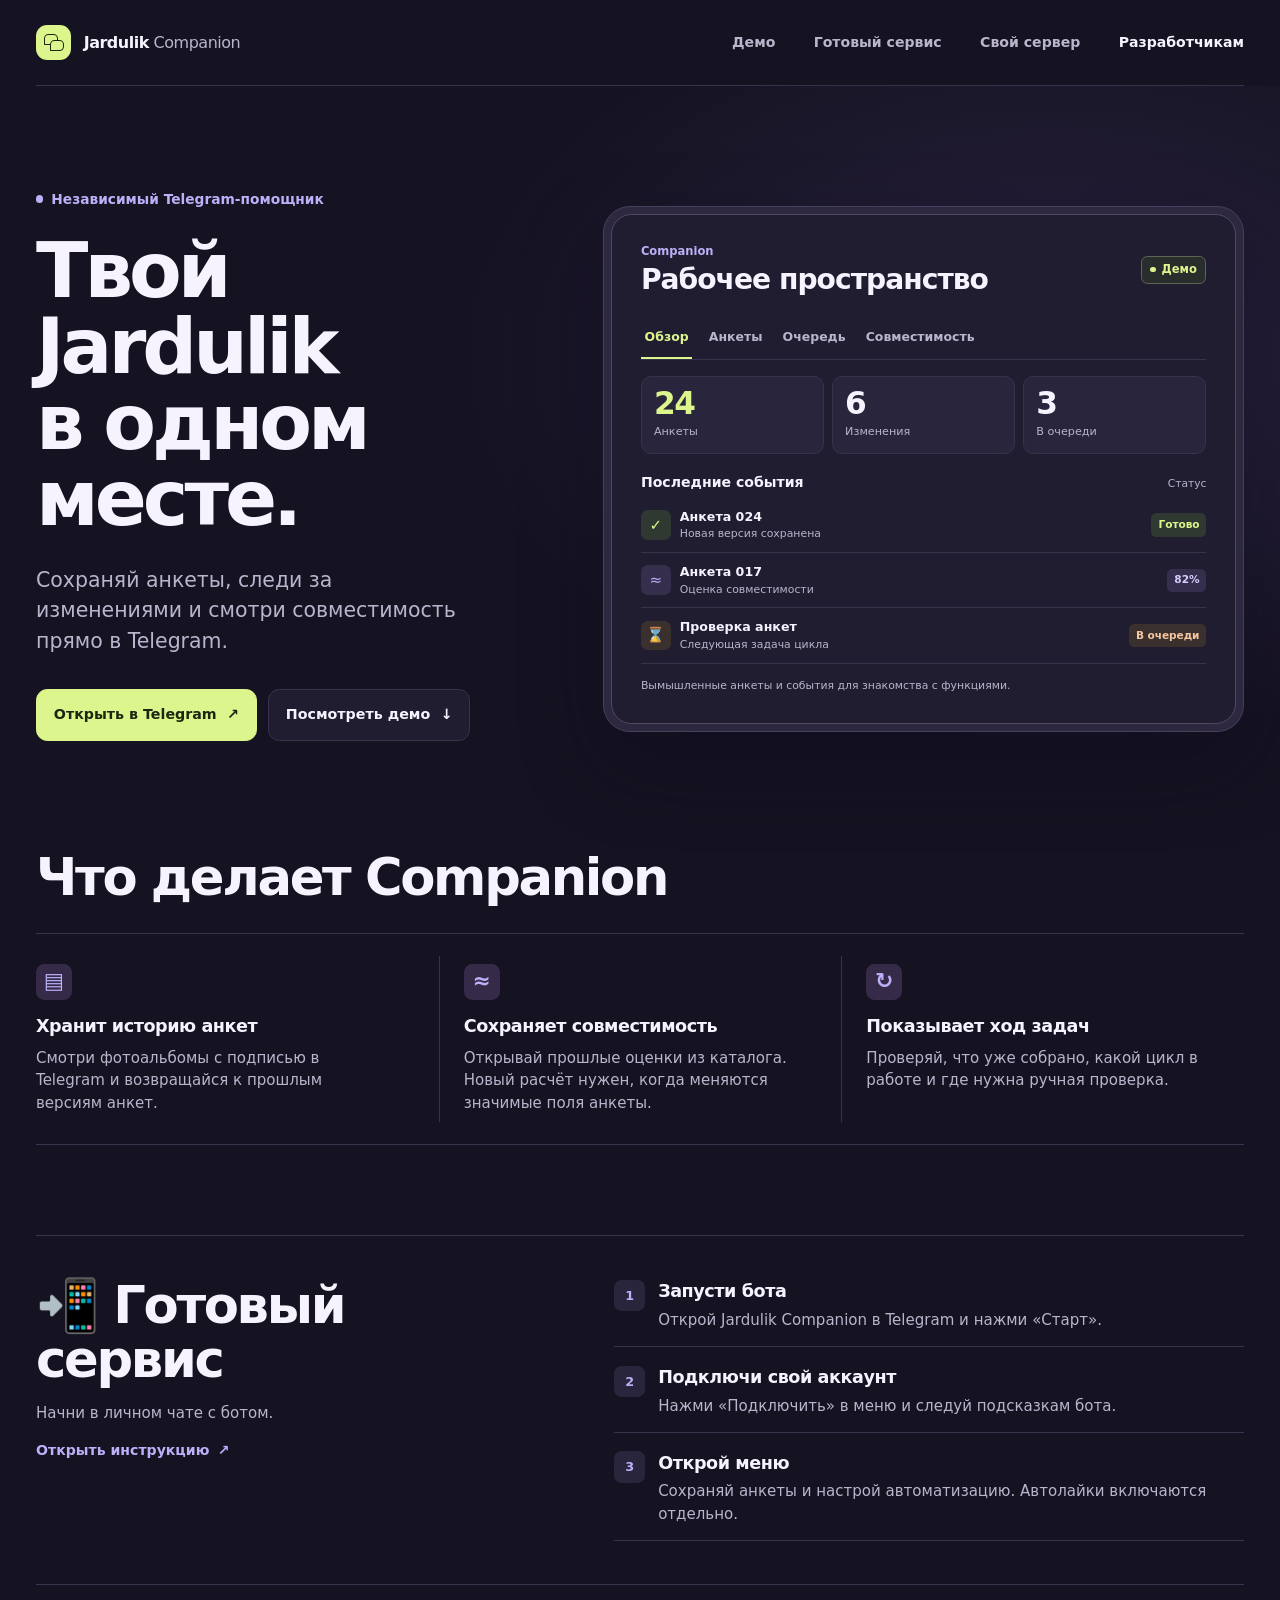
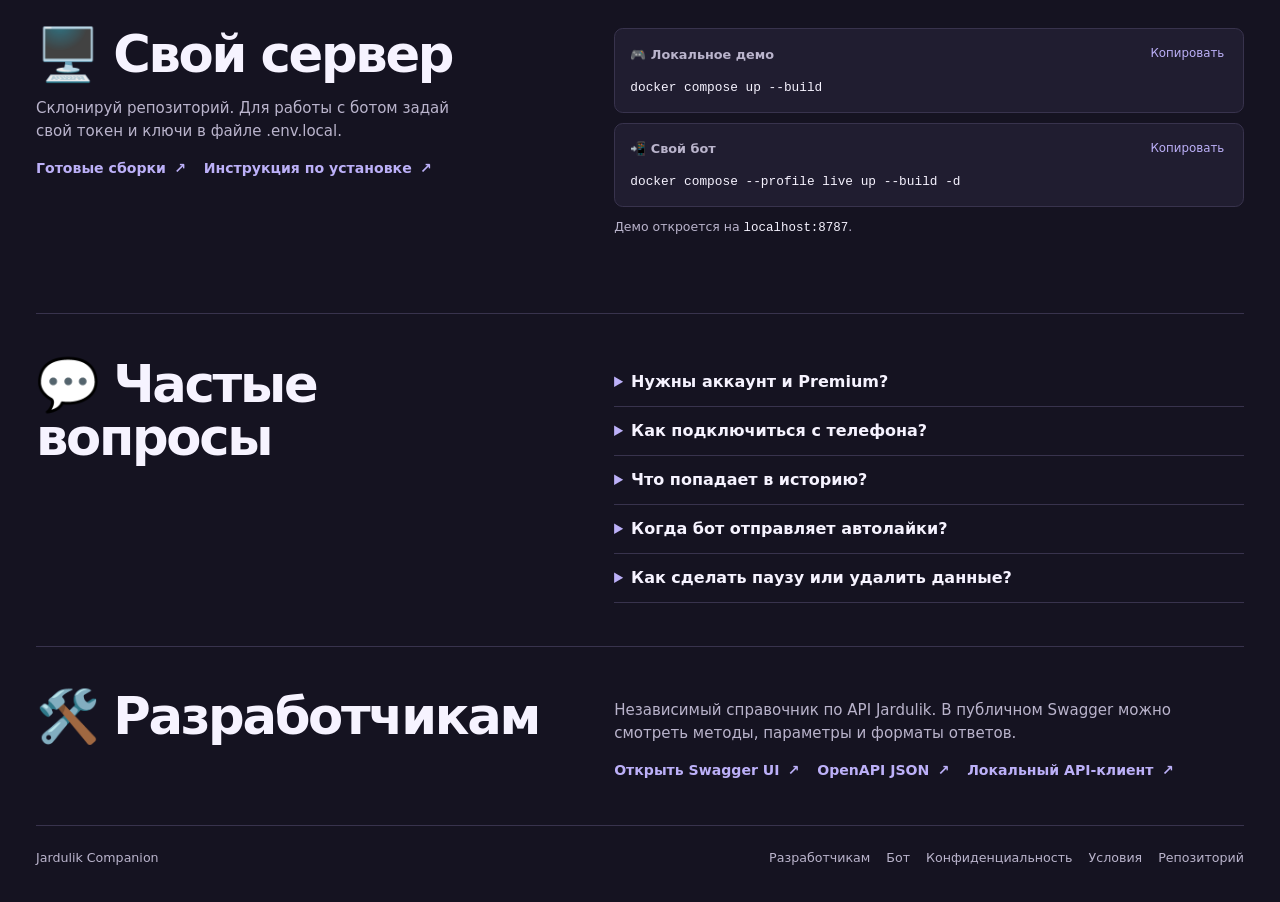
<file: internal/companion/web/index.html>
<!doctype html>
<html lang="ru">
<head>
  <meta charset="utf-8">
  <meta name="viewport" content="width=device-width, initial-scale=1">
  <meta name="description" content="Независимый Telegram-помощник для Жардулика. История анкет, совместимость и очередь задач в одном месте.">
  <meta name="theme-color" content="#151321">
  <title>Jardulik Companion для Жардулика</title>
  <link rel="canonical" href="https://kostia7alania.ru/jardulik-companion/">
  <link rel="icon" type="image/svg+xml" href="./icon.svg">
  <meta property="og:type" content="website">
  <meta property="og:locale" content="ru_RU">
  <meta property="og:title" content="Jardulik Companion для Жардулика">
  <meta property="og:description" content="Независимый Telegram-помощник для Жардулика. История анкет, совместимость и очередь задач в одном месте.">
  <meta property="og:url" content="https://kostia7alania.ru/jardulik-companion/">
  <meta property="og:image" content="https://kostia7alania.ru/jardulik-companion/social.png">
  <meta property="og:image:alt" content="Демонстрация интерфейса Jardulik Companion">
  <meta property="og:image:width" content="1440">
  <meta property="og:image:height" content="900">
  <meta name="twitter:card" content="summary_large_image">
  <script type="application/ld+json">{"@context":"https://schema.org","@type":"SoftwareApplication","name":"Jardulik Companion","alternateName":"Жардулик Companion","applicationCategory":"SocialNetworkingApplication","operatingSystem":"Telegram","inLanguage":"ru","url":"https://kostia7alania.ru/jardulik-companion/"}</script>
  <link rel="stylesheet" href="./styles.css">
  <script src="./app.js" defer></script>
</head>
<body>
  <a class="skip-link" href="#main">К содержанию</a>
  <header class="site-header shell">
    <a class="brand" href="./" aria-label="Jardulik Companion, главная">
      <span class="brand-mark" aria-hidden="true"><span></span><span></span></span>
      <span>Jardulik<span class="brand-secondary"> Companion</span></span>
    </a>
    <nav aria-label="Навигация">
      <a href="#demo">Демо</a>
      <a href="#start">Готовый сервис</a>
      <a href="#install">Свой сервер</a>
      <a class="source-link" href="#developers">Разработчикам</a>
    </nav>
  </header>
  <main id="main">
    <section class="hero shell" aria-labelledby="hero-title">
      <div class="hero-copy">
        <p class="product-kind"><span aria-hidden="true"></span> Независимый Telegram-помощник</p>
        <h1 id="hero-title">Твой Jardulik<br>в одном месте.</h1>
        <p class="lead">Сохраняй анкеты, следи за изменениями и смотри совместимость прямо в Telegram.</p>
        <div class="hero-actions">
          <a class="button button-primary" href="https://t.me/dvachers_jardulik_bot?start=landing">Открыть в Telegram <span aria-hidden="true">↗</span></a>
          <a class="button button-secondary" href="#demo">Посмотреть демо <span aria-hidden="true">↓</span></a>
        </div>
      </div>
      <div class="demo-wrap" id="demo">
        <section class="demo" aria-labelledby="demo-title">
          <div class="demo-top">
            <div>
              <p class="demo-product">Companion</p>
              <h2 id="demo-title">Рабочее пространство</h2>
            </div>
            <span class="demo-label"><span aria-hidden="true"></span> Демо</span>
          </div>
          <div class="demo-tabs" role="tablist" aria-label="Разделы рабочего пространства">
            <button class="demo-tab" type="button" role="tab" id="tab-overview" aria-controls="demo-panel" aria-selected="true" data-view="overview" tabindex="0">Обзор</button>
            <button class="demo-tab" type="button" role="tab" id="tab-archive" aria-controls="demo-panel" aria-selected="false" data-view="archive" tabindex="-1" disabled>Анкеты</button>
            <button class="demo-tab" type="button" role="tab" id="tab-queue" aria-controls="demo-panel" aria-selected="false" data-view="queue" tabindex="-1" disabled>Очередь</button>
            <button class="demo-tab" type="button" role="tab" id="tab-compatibility" aria-controls="demo-panel" aria-selected="false" data-view="compatibility" tabindex="-1" disabled>Совместимость</button>
          </div>
          <div id="demo-panel" role="tabpanel" aria-labelledby="tab-overview" tabindex="0">
            <dl class="demo-metrics" id="demo-metrics">
              <div class="metric"><dt>Анкеты</dt><dd>24</dd></div>
              <div class="metric"><dt>Изменения</dt><dd>6</dd></div>
              <div class="metric"><dt>В очереди</dt><dd>3</dd></div>
            </dl>
            <div class="demo-list-heading">
              <h3 id="demo-view-title">Последние события</h3>
              <span class="demo-column-label" aria-hidden="true">Статус</span>
            </div>
            <ul class="demo-list" id="demo-rows">
              <li><span class="row-icon row-icon-done" aria-hidden="true">✓</span><span class="row-copy"><strong>Анкета 024</strong><span>Новая версия сохранена</span></span><span class="row-status" data-tone="done">Готово</span></li>
              <li><span class="row-icon row-icon-score" aria-hidden="true">≈</span><span class="row-copy"><strong>Анкета 017</strong><span>Оценка совместимости</span></span><span class="row-status" data-tone="score">82%</span></li>
              <li><span class="row-icon row-icon-wait" aria-hidden="true">⌛</span><span class="row-copy"><strong>Проверка анкет</strong><span>Следующая задача цикла</span></span><span class="row-status" data-tone="wait">В очереди</span></li>
            </ul>
            <div class="demo-controls" id="demo-controls" hidden>
              <button class="button button-secondary" id="demo-next" type="button">Следующая анкета</button>
              <button class="button button-secondary" id="demo-favorite" type="button" aria-pressed="false">Избранное</button>
              <span class="visually-hidden" id="demo-selection" role="status"></span>
            </div>
          </div>
          <p class="demo-caption" id="demo-caption">Вымышленные анкеты и события для знакомства с функциями.</p>
          <p class="demo-fallback" id="demo-fallback" role="status" hidden>Сейчас доступен сохранённый обзор. Обнови страницу, чтобы открыть остальные разделы.</p>
        </section>
      </div>
    </section>

    <section class="features shell" id="possibilities" aria-labelledby="features-title">
      <h2 id="features-title" class="section-title">Что делает Companion</h2>
      <div class="feature-grid">
        <article class="feature">
          <span class="feature-icon" aria-hidden="true">▤</span>
          <h3>Хранит историю анкет</h3>
          <p>Смотри фотоальбомы с подписью в Telegram и возвращайся к прошлым версиям анкет.</p>
        </article>
        <article class="feature">
          <span class="feature-icon" aria-hidden="true">≈</span>
          <h3>Сохраняет совместимость</h3>
          <p>Открывай прошлые оценки из каталога. Новый расчёт нужен, когда меняются значимые поля анкеты.</p>
        </article>
        <article class="feature">
          <span class="feature-icon" aria-hidden="true">↻</span>
          <h3>Показывает ход задач</h3>
          <p>Проверяй, что уже собрано, какой цикл в работе и где нужна ручная проверка.</p>
        </article>
      </div>
    </section>

    <section class="onboard shell" id="start" aria-labelledby="onboard-title">
      <div class="onboard-heading" id="connection">
        <h2 id="onboard-title" class="section-title">📲 Готовый сервис</h2>
        <p>Начни в личном чате с ботом.</p>
        <a class="text-link" href="./guide.html">Открыть инструкцию <span aria-hidden="true">↗</span></a>
      </div>
      <ol class="onboard-steps">
        <li><h3>Запусти бота</h3><p>Открой Jardulik Companion в Telegram и нажми «Старт».</p></li>
        <li><h3>Подключи свой аккаунт</h3><p>Нажми «Подключить» в меню и следуй подсказкам бота.</p></li>
        <li><h3>Открой меню</h3><p>Сохраняй анкеты и настрой автоматизацию. Автолайки включаются отдельно.</p></li>
      </ol>
    </section>

    <section class="installation shell" id="install" aria-labelledby="install-title">
      <div class="install-copy">
        <h2 id="install-title" class="section-title">🖥️ Свой сервер</h2>
        <p>Склонируй репозиторий. Для работы с ботом задай свой токен и ключи в файле .env.local.</p>
        <div class="install-links">
          <a class="text-link" href="https://github.com/kostia7alania/jardulik-companion/releases/latest">Готовые сборки <span aria-hidden="true">↗</span></a>
          <a class="text-link" href="https://github.com/kostia7alania/jardulik-companion/blob/main/docs/installation.md">Инструкция по установке <span aria-hidden="true">↗</span></a>
        </div>
      </div>
      <div class="install-commands">
        <div class="command">
          <div class="command-header"><h3>🎮 Локальное демо</h3><button type="button" data-copy="compose-command" hidden>Копировать</button></div>
          <code id="compose-command">docker compose up --build</code>
        </div>
        <div class="command">
          <div class="command-header"><h3>📲 Свой бот</h3><button type="button" data-copy="bot-command" hidden>Копировать</button></div>
          <code id="bot-command">docker compose --profile live up --build -d</code>
        </div>
        <p class="install-address">Демо откроется на <code>localhost:8787</code>.</p>
        <p id="copy-status" class="visually-hidden" role="status"></p>
      </div>
    </section>

    <section class="onboard shell" id="questions" aria-labelledby="questions-title">
      <h2 id="questions-title" class="section-title">💬 Частые вопросы</h2>
      <div class="faq">
        <details name="faq">
          <summary>Нужны аккаунт и Premium?</summary>
          <p>Для готового сервиса нужна своя анкета в Жардулике. Companion работает с возможностями и лимитами твоего тарифа. Подписка оформляется в самом Жардулике.</p>
        </details>
        <details name="faq">
          <summary>Как подключиться с телефона?</summary>
          <p>Для первого подключения удобнее компьютер с Telegram Web. Дальше ботом можно пользоваться с телефона. Шаги есть <a href="./guide.html">в инструкции</a>.</p>
        </details>
        <details name="faq">
          <summary>Что попадает в историю?</summary>
          <p>У каждого подключённого аккаунта своя очередь и избранное. Бот сохраняет доступные тебе анкеты независимо от лайков. Когда описание или фото меняются, в истории появляется новая версия. Telegram может сжимать фото в альбоме. ZIP в архиве сохраняет файлы в том виде, в каком их отдал Jardulik.</p>
        </details>
        <details name="faq">
          <summary>Когда бот отправляет автолайки?</summary>
          <p>После отдельного включения в настройках и в пределах выбранных фильтров. Jardulik может менять условия доступа и лимиты.</p>
        </details>
        <details name="faq">
          <summary>Как сделать паузу или удалить данные?</summary>
          <p><code>/pause</code> останавливает фоновые действия. <code>/disconnect</code> отключает аккаунт и сохраняет архив. <code>/delete</code> запрашивает удаление данных из рабочей базы. Подробнее <a href="./privacy.html">в политике конфиденциальности</a>.</p>
        </details>
      </div>
    </section>

    <section class="onboard shell" id="developers" aria-labelledby="developers-title">
      <h2 id="developers-title" class="section-title">🛠️ Разработчикам</h2>
      <div>
        <p>Независимый справочник по API Jardulik. В публичном Swagger можно смотреть методы, параметры и форматы ответов.</p>
        <div class="install-links">
          <a class="text-link" href="./swagger/">Открыть Swagger UI <span aria-hidden="true">↗</span></a>
          <a class="text-link" href="./swagger/openapi.json">OpenAPI JSON <span aria-hidden="true">↗</span></a>
          <a class="text-link" href="https://github.com/kostia7alania/jardulik-companion/blob/main/docs/owner-debug-client.md">Локальный API-клиент <span aria-hidden="true">↗</span></a>
        </div>
      </div>
    </section>
  </main>
  <footer class="site-footer shell">
    <span>Jardulik Companion</span>
    <nav aria-label="Информация о проекте">
      <a href="#developers">Разработчикам</a>
      <a href="./bot.html">Бот</a>
      <a href="./privacy.html">Конфиденциальность</a>
      <a href="./terms.html">Условия</a>
      <a href="https://github.com/kostia7alania/jardulik-companion">Репозиторий</a>
    </nav>
  </footer>
</body>
</html>
</file>
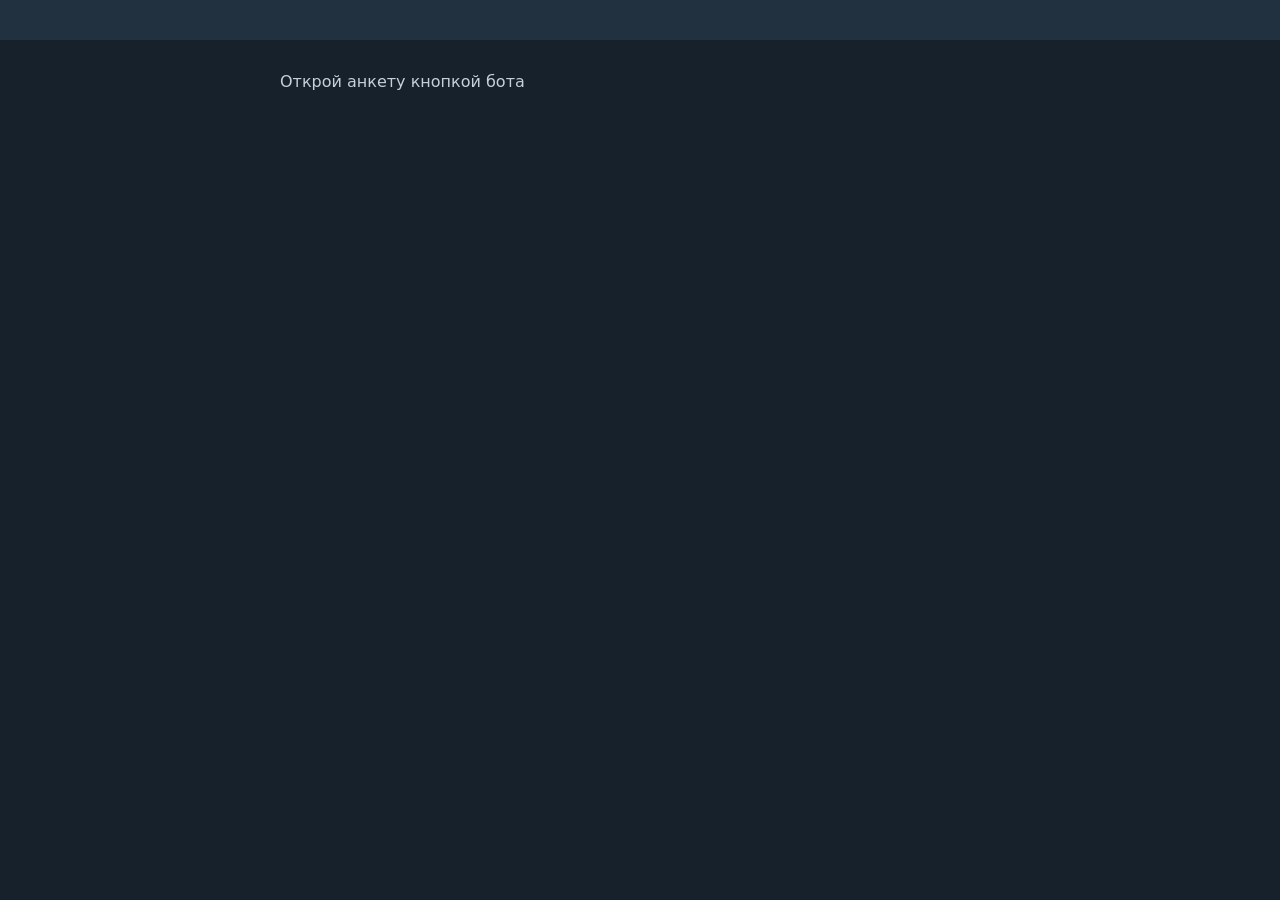
<file: internal/companion/miniapp/viewer.html>
<!doctype html>
<html lang="ru">
<head>
  <meta charset="utf-8">
  <meta name="viewport" content="width=device-width, initial-scale=1, viewport-fit=cover">
  <meta name="color-scheme" content="dark">
  <meta name="referrer" content="no-referrer">
  <title>Анкета</title>
  <style>
    :root { color-scheme: dark; --bg: #17212b; --surface: #223140; --text: #f5f7fb; --muted: #8a9baa; --accent: #8c2638; font-family: "Avenir Next", "Segoe UI", system-ui, sans-serif; }
    * { box-sizing: border-box; }
    body { margin: 0; background: var(--bg); color: var(--text); min-height: 100dvh; font-size: 16px; line-height: 1.55; }
    button, a { -webkit-tap-highlight-color: transparent; }
    button { font: inherit; color: inherit; cursor: pointer; }
    button:disabled { cursor: default; }
    :focus-visible { outline: 2px solid var(--text); outline-offset: 3px; }
    [hidden] { display: none !important; }
    .toolbar { position: sticky; top: 0; z-index: 2; height: 40px; background: var(--surface); display: flex; align-items: center; justify-content: space-between; gap: 12px; padding: 0 16px; }
    .toolbar a, .id-button { min-height: 36px; display: inline-flex; align-items: center; color: var(--text); text-decoration: none; font-size: 13px; }
    .toolbar a { border-bottom: 2px solid var(--accent); }
    .id-button { background: none; border: 0; padding: 0; color: #c5d0d9; white-space: nowrap; }
    main { max-width: 760px; margin: 0 auto; padding-bottom: max(28px, env(safe-area-inset-bottom)); }
    .heading { padding: 22px 20px 18px; }
    h1 { font-size: clamp(1.45rem, 1.15rem + 1.2vw, 1.9rem); line-height: 1.3; letter-spacing: -.025em; font-weight: 650; margin: 0; overflow-wrap: anywhere; }
    .status { padding: 30px 20px; color: #c5d0d9; }
    .status p { margin: 0 0 12px; }
    .retry { background: var(--accent); border: 0; border-radius: 8px; padding: 9px 16px; font-weight: 600; }
    .gallery { display: grid; grid-auto-flow: column; grid-auto-columns: 100%; overflow-x: auto; overscroll-behavior-x: contain; scroll-snap-type: x mandatory; scrollbar-width: thin; scrollbar-color: var(--muted) var(--bg); }
    .photo { margin: 0; min-width: 0; scroll-snap-align: center; }
    .photo-button { display: grid; place-items: center; width: 100%; height: min(68dvh, 660px); min-height: 240px; aspect-ratio: 4 / 5; padding: 0; border: 0; background: #101820; position: relative; }
    .photo-button img { display: block; width: 100%; height: 100%; min-height: 0; object-fit: contain; }
    .photo-message { padding: 24px; color: var(--muted); font-size: 14px; white-space: pre-line; }
    figcaption { padding: 8px 20px 0; font-size: 12px; color: var(--muted); text-align: right; }
    .profile-text { margin: 0; padding: 20px; font: inherit; white-space: pre-wrap; overflow-wrap: anywhere; }
    .raw { margin: 0 20px; border-top: 1px solid #344655; }
    .raw summary { padding: 14px 0; font-size: 14px; color: var(--muted); cursor: pointer; }
    .raw pre { margin: 0; padding: 0 0 16px; white-space: pre-wrap; overflow-wrap: anywhere; font-size: 12px; line-height: 1.5; color: #c5d0d9; }
    dialog { width: 100%; max-width: none; height: 100dvh; max-height: none; margin: 0; padding: 0 0 max(24px, env(safe-area-inset-bottom)); border: 0; background: #101820; color: var(--text); }
    dialog::backdrop { background: #101820; }
    .dialog-toolbar { position: sticky; top: 0; height: 40px; display: flex; justify-content: flex-end; align-items: center; background: #101820; z-index: 1; padding: 0 16px; }
    .close { border: 0; background: none; font-size: 14px; min-height: 36px; padding: 0 4px; }
    .full-photo { display: block; width: 100%; height: 72dvh; object-fit: contain; }
    .full-caption { max-width: 70ch; margin: 0 auto; padding: 20px; font: inherit; white-space: pre-wrap; overflow-wrap: anywhere; }
    @media (min-width: 780px) { .toolbar { padding-inline: max(20px, calc((100% - 720px) / 2)); } .heading { padding-top: 28px; } }
  </style>
  <script src="https://telegram.org/js/telegram-web-app.js?62"></script>
</head>
<body>
  <nav class="toolbar" aria-label="Режим просмотра">
    <a id="mutuals" hidden>Связи</a>
    <button class="id-button" id="copy-id" type="button" hidden aria-label="Скопировать ID анкеты"></button>
  </nav>
  <main>
    <section class="status" id="status" role="status" aria-live="polite">
      <p id="message">Загружаем анкету…</p>
      <button class="retry" id="retry" type="button" hidden>Повторить</button>
    </section>
    <article id="profile" hidden>
      <header class="heading"><h1 id="title"></h1></header>
      <div class="gallery" id="gallery" aria-label="Фотографии анкеты" hidden></div>
      <pre class="profile-text" id="profile-text"></pre>
      <details class="raw"><summary>Исходный JSON</summary><pre id="raw-json"></pre></details>
    </article>
  </main>
  <dialog id="photo-dialog" aria-label="Фотография и текст анкеты">
    <div class="dialog-toolbar"><button class="close" id="close-photo" type="button">Закрыть</button></div>
    <img class="full-photo" id="full-photo" alt="">
    <pre class="full-caption" id="full-caption"></pre>
  </dialog>
  <script>
    'use strict';
    const $ = (id) => document.getElementById(id);
    const params = new URLSearchParams(location.search);
    const target = params.get('id');
    const version = params.get('versionId');
    const targetID = Number(target);
    const versionID = Number(version);
    const validTarget = params.getAll('id').length === 1 && /^[1-9]\d*$/.test(target) && Number.isSafeInteger(targetID);
    const validVersion = version === null || (params.getAll('versionId').length === 1 && /^[1-9]\d*$/.test(version) && Number.isSafeInteger(versionID));
    const app = window.Telegram?.WebApp;
    const blobURLs = new Set();
    let controller;
    let generation = 0;
    let fullText = '';

    function releasePhotos() {
      for (const url of blobURLs) URL.revokeObjectURL(url);
      blobURLs.clear();
      $('full-photo').removeAttribute('src');
    }

    function errorText(error) {
      if (error.status === 401 || error.status === 403) return 'Открой анкету кнопкой бота';
      if (error.status === 409) return 'Просмотр приостановлен или сессия недоступна. Проверь подключение в боте и повтори.';
      if (error.status === 404) return 'Анкета или фото не найдены в архиве. Открой анкету заново кнопкой бота.';
      return 'Не удалось загрузить анкету. Проверь соединение и повтори.';
    }

    async function request(url, options) {
      const response = await fetch(url, { cache: 'no-store', credentials: 'omit', redirect: 'error', ...options });
      if (!response.ok) {
        const error = new Error('Request failed');
        error.status = response.status;
        throw error;
      }
      return response;
    }

    function openPhoto(url, label) {
      if (typeof $('photo-dialog').showModal !== 'function') return;
      $('full-photo').src = url;
      $('full-photo').alt = label;
      $('full-caption').textContent = fullText;
      $('photo-dialog').showModal();
    }

    async function loadPhotos(media, token, signal, run) {
      const photos = Array.isArray(media) ? media : [];
      const gallery = $('gallery');
      gallery.hidden = photos.length === 0;
      const slots = photos.map((photo, index) => {
        const label = `Фото ${index + 1} из ${photos.length}`;
        const figure = document.createElement('figure');
        figure.className = 'photo';
        const button = document.createElement('button');
        button.type = 'button';
        button.className = 'photo-button';
        button.disabled = true;
        button.setAttribute('aria-label', `Открыть ${label.toLowerCase()}`);
        const message = document.createElement('span');
        message.className = 'photo-message';
        message.textContent = 'Загружаем фото…';
        button.append(message);
        const caption = document.createElement('figcaption');
        caption.textContent = `${index + 1} / ${photos.length}`;
        figure.append(button, caption);
        gallery.append(figure);
        return { photo, button, message, label };
      });
      // Keep authorized original downloads sequential on mobile connections.
      for (const slot of slots) {
        if (signal.aborted || run !== generation) return;
        try {
          if (!/^\/miniapp\/media\/[1-9]\d*$/.test(slot.photo.url || '')) throw new Error('Invalid media URL');
          const response = await request(slot.photo.url, { headers: { Authorization: `Bearer ${token}` }, signal });
          const blob = await response.blob();
          if (signal.aborted || run !== generation) return;
          const url = URL.createObjectURL(blob);
          blobURLs.add(url);
          const image = new Image();
          image.alt = slot.label;
          image.decoding = 'async';
          image.hidden = true;
          image.onload = () => {
            slot.message.remove();
            image.hidden = false;
            slot.button.disabled = false;
          };
          image.onerror = () => {
            image.remove();
            slot.message.textContent = 'Фото не открывается. Нажми, чтобы повторить.';
            slot.button.disabled = false;
            slot.button.onclick = load;
            URL.revokeObjectURL(url);
            blobURLs.delete(url);
          };
          image.src = url;
          slot.button.append(image);
          slot.button.onclick = () => openPhoto(url, slot.label);
        } catch (error) {
          if (signal.aborted || run !== generation) return;
          slot.message.textContent = errorText(error) + '\nНажми, чтобы повторить.';
          slot.button.disabled = false;
          slot.button.onclick = load;
        }
      }
    }

    async function load() {
      controller?.abort();
      controller = new AbortController();
      const signal = controller.signal;
      const run = ++generation;
      releasePhotos();
      if ($('photo-dialog').open) $('photo-dialog').close();
      $('gallery').replaceChildren();
      $('gallery').scrollLeft = 0;
      $('profile').hidden = true;
      $('status').hidden = false;
      $('retry').hidden = true;
      $('message').textContent = 'Загружаем анкету…';
      if (!validTarget || !validVersion || !app?.initData) {
        $('message').textContent = 'Открой анкету кнопкой бота';
        return;
      }
      try {
        const launch = { initData: app.initData, targetUserId: targetID };
        if (version !== null) launch.versionId = versionID;
        const authResponse = await request('/miniapp/auth', {
          method: 'POST', headers: { 'Content-Type': 'application/json' },
          body: JSON.stringify(launch), signal
        });
        const auth = await authResponse.json();
        if (typeof auth.token !== 'string' || !auth.token) throw new Error('Missing token');
        const response = await request(`/miniapp/profile?id=${targetID}`, { headers: { Authorization: `Bearer ${auth.token}` }, signal });
        const profile = await response.json();
        if (run !== generation || signal.aborted) return;
        if (profile.id !== targetID || typeof profile.formattedText !== 'string') throw new Error('Invalid profile');
        if (version !== null && (profile.versionId !== versionID || typeof profile.rawJSON !== 'string')) throw new Error('Invalid archive version');
        fullText = profile.formattedText;
        const newline = fullText.indexOf('\n');
        $('title').textContent = newline < 0 ? fullText : fullText.slice(0, newline);
        $('profile-text').textContent = newline < 0 ? '' : fullText.slice(newline + 1);
        $('raw-json').textContent = version === null ? JSON.stringify(profile.raw, null, 2) : profile.rawJSON;
        document.title = $('title').textContent || 'Анкета';
        $('profile').hidden = false;
        $('status').hidden = true;
        await loadPhotos(profile.media, auth.token, signal, run);
      } catch (error) {
        if (run !== generation || signal.aborted) return;
        $('message').textContent = errorText(error);
        $('retry').hidden = false;
      }
    }

    if (validTarget && validVersion) {
      if (version === null) {
        $('mutuals').href = `/mutuals?targetUserId=${targetID}&noCheck=1${location.hash}`;
        $('mutuals').hidden = false;
      }
      $('copy-id').textContent = `ID ${targetID}`;
      $('copy-id').hidden = false;
      $('copy-id').onclick = async () => {
        try {
          await navigator.clipboard.writeText(String(targetID));
          $('copy-id').textContent = 'Скопировано';
          setTimeout(() => { $('copy-id').textContent = `ID ${targetID}`; }, 1800);
        } catch {
          $('copy-id').textContent = `ID ${targetID}`;
          $('copy-id').setAttribute('aria-label', `Не удалось скопировать. ID ${targetID}`);
        }
      };
    }
    $('retry').onclick = load;
    $('close-photo').onclick = () => $('photo-dialog').close();
    $('photo-dialog').addEventListener('close', () => $('full-photo').removeAttribute('src'));
    window.addEventListener('pagehide', () => { controller?.abort(); releasePhotos(); });
    window.addEventListener('pageshow', (event) => { if (event.persisted) load(); });
    app?.ready();
    load();
  </script>
</body>
</html>
</file>
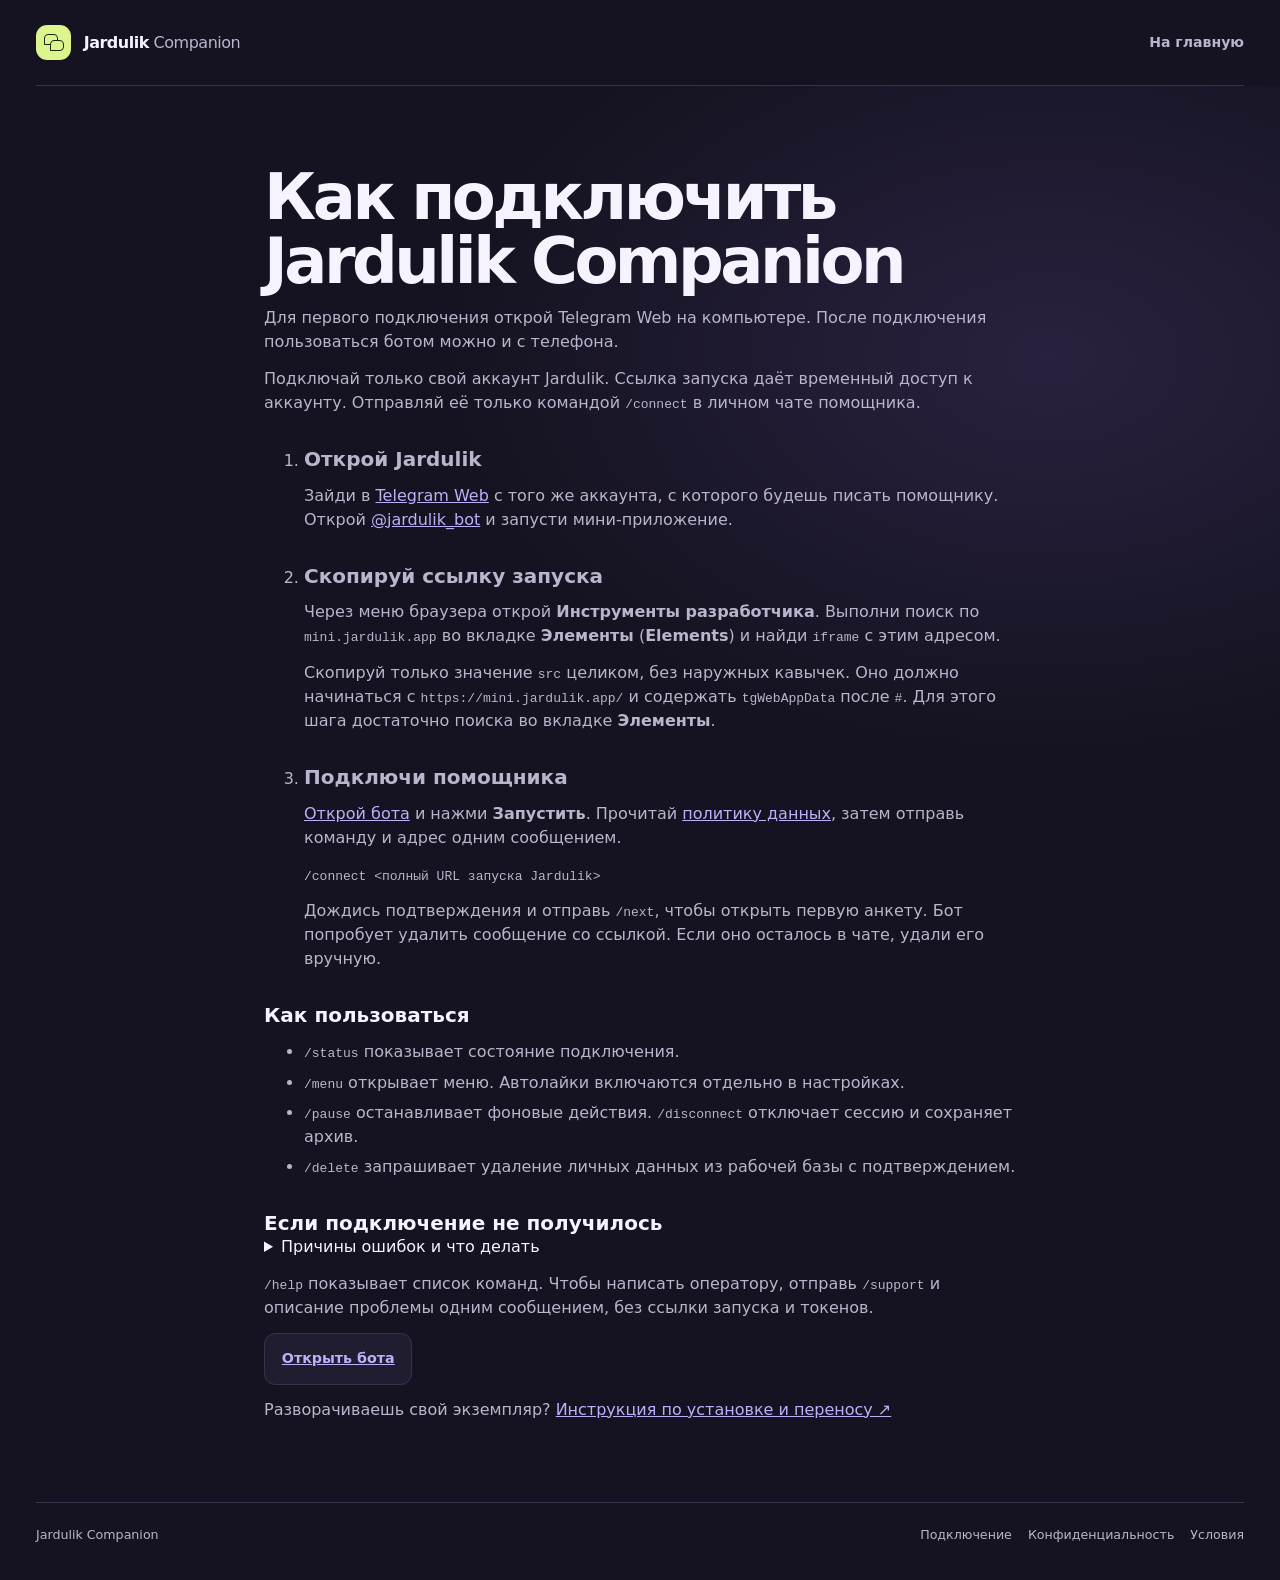
<file: internal/companion/web/guide.html>
<!doctype html>
<html lang="ru">
<head>
  <meta charset="utf-8">
  <meta name="viewport" content="width=device-width, initial-scale=1">
  <meta name="theme-color" content="#151321">
  <title>Как подключить Jardulik Companion через Telegram Web</title>
  <meta name="description" content="Как подключить свой аккаунт Жардулик через Telegram Web, проверить подключение и открыть первую анкету в боте.">
  <link rel="canonical" href="https://kostia7alania.ru/jardulik-companion/guide.html">
  <link rel="icon" href="./icon.svg" type="image/svg+xml">
  <meta property="og:type" content="article">
  <meta property="og:title" content="Как подключить Jardulik Companion через Telegram Web">
  <meta property="og:description" content="Как подключить свой аккаунт Жардулик через Telegram Web, проверить подключение и открыть первую анкету в боте.">
  <meta property="og:url" content="https://kostia7alania.ru/jardulik-companion/guide.html">
  <meta property="og:image" content="https://kostia7alania.ru/jardulik-companion/social.png">
  <meta property="og:image:width" content="1440">
  <meta property="og:image:height" content="900">
  <meta name="twitter:card" content="summary_large_image">
  <script type="application/ld+json">{"@context":"https://schema.org","@type":"BreadcrumbList","itemListElement":[{"@type":"ListItem","position":1,"name":"Jardulik Companion","item":"https://kostia7alania.ru/jardulik-companion/"},{"@type":"ListItem","position":2,"name":"Подключение через Telegram Web","item":"https://kostia7alania.ru/jardulik-companion/guide.html"}]}</script>
  <link rel="stylesheet" href="./styles.css">
</head>
<body>
  <a class="skip-link" href="#main">К содержанию</a>
  <header class="site-header shell">
    <a class="brand" href="./" aria-label="Jardulik Companion, главная">
      <span class="brand-mark" aria-hidden="true"><span></span><span></span></span>
      <span>Jardulik<span class="brand-secondary"> Companion</span></span>
    </a>
    <nav aria-label="Навигация">
      <a href="./">На главную</a>
    </nav>
  </header>
  <main id="main" tabindex="-1">
    <article class="shell legal">
      <h1>Как подключить Jardulik Companion</h1>
      <p>Для первого подключения открой Telegram Web на компьютере. После подключения пользоваться ботом можно и с телефона.</p>
      <p>Подключай только свой аккаунт Jardulik. Ссылка запуска даёт временный доступ к аккаунту. Отправляй её только командой <code>/connect</code> в личном чате помощника.</p>
      <ol>
        <li>
          <h2>Открой Jardulik</h2>
          <p>Зайди в <a href="https://web.telegram.org/">Telegram Web</a> с того же аккаунта, с которого будешь писать помощнику. Открой <a href="https://t.me/jardulik_bot">@jardulik_bot</a> и запусти мини-приложение.</p>
        </li>
        <li>
          <h2>Скопируй ссылку запуска</h2>
          <p>Через меню браузера открой <strong>Инструменты разработчика</strong>. Выполни поиск по <code>mini.jardulik.app</code> во вкладке <strong>Элементы</strong> (<strong>Elements</strong>) и найди <code>iframe</code> с этим адресом.</p>
          <p>Скопируй только значение <code>src</code> целиком, без наружных кавычек. Оно должно начинаться с <code>https://mini.jardulik.app/</code> и содержать <code>tgWebAppData</code> после <code>#</code>. Для этого шага достаточно поиска во вкладке <strong>Элементы</strong>.</p>
        </li>
        <li>
          <h2>Подключи помощника</h2>
          <p><a href="https://t.me/dvachers_jardulik_bot?start=guide_connect">Открой бота</a> и нажми <strong>Запустить</strong>. Прочитай <a href="./privacy.html">политику данных</a>, затем отправь команду и адрес одним сообщением.</p>
          <p><code>/connect &lt;полный URL запуска Jardulik&gt;</code></p>
          <p>Дождись подтверждения и отправь <code>/next</code>, чтобы открыть первую анкету. Бот попробует удалить сообщение со ссылкой. Если оно осталось в чате, удали его вручную.</p>
        </li>
      </ol>
      <h2>Как пользоваться</h2>
      <ul>
        <li><code>/status</code> показывает состояние подключения.</li>
        <li><code>/menu</code> открывает меню. Автолайки включаются отдельно в настройках.</li>
        <li><code>/pause</code> останавливает фоновые действия. <code>/disconnect</code> отключает сессию и сохраняет архив.</li>
        <li><code>/delete</code> запрашивает удаление личных данных из рабочей базы с подтверждением.</li>
      </ul>
      <h2>Если подключение не получилось</h2>
      <details>
        <summary>Причины ошибок и что делать</summary>
        <ul>
          <li><strong>Ссылка устарела.</strong> Закрой мини-приложение, снова запусти его из <code>@jardulik_bot</code> и скопируй свежий адрес.</li>
          <li><strong>Ссылка принадлежит другому аккаунту.</strong> Проверь, что Telegram Web и чат с помощником открыты под одним Telegram-аккаунтом.</li>
          <li><strong>В ссылке нет <code>tgWebAppData</code> или подпись не подтверждена.</strong> Проверь, что открыт официальный Jardulik, и заново скопируй весь <code>src</code> без ручных изменений. Если поля в адресе по-прежнему нет, используй официальный Jardulik и обратись за помощью.</li>
          <li><strong>Jardulik отклонил вход или запросил дополнительную проверку.</strong> Открой официальное приложение и следуй его подсказкам.</li>
        </ul>
        <p>Помощник проверяет адрес, подпись Telegram, свежесть ссылки и совпадение аккаунта. <a href="https://core.telegram.org/bots/webapps#validating-data-for-third-party-use">Как Telegram подписывает данные запуска ↗</a></p>
      </details>
      <p><code>/help</code> показывает список команд. Чтобы написать оператору, отправь <code>/support</code> и описание проблемы одним сообщением, без ссылки запуска и токенов.</p>
      <p><a class="button button-secondary" href="https://t.me/dvachers_jardulik_bot?start=guide_connect">Открыть бота</a></p>
      <p>Разворачиваешь свой экземпляр? <a href="https://github.com/kostia7alania/jardulik-companion/blob/main/docs/installation.md">Инструкция по установке и переносу ↗</a></p>
    </article>
  </main>
  <footer class="site-footer shell">
    <span>Jardulik Companion</span>
    <nav aria-label="Информация о проекте">
      <a href="./guide.html">Подключение</a>
      <a href="./privacy.html">Конфиденциальность</a>
      <a href="./terms.html">Условия</a>
    </nav>
  </footer>
</body>
</html>
</file>
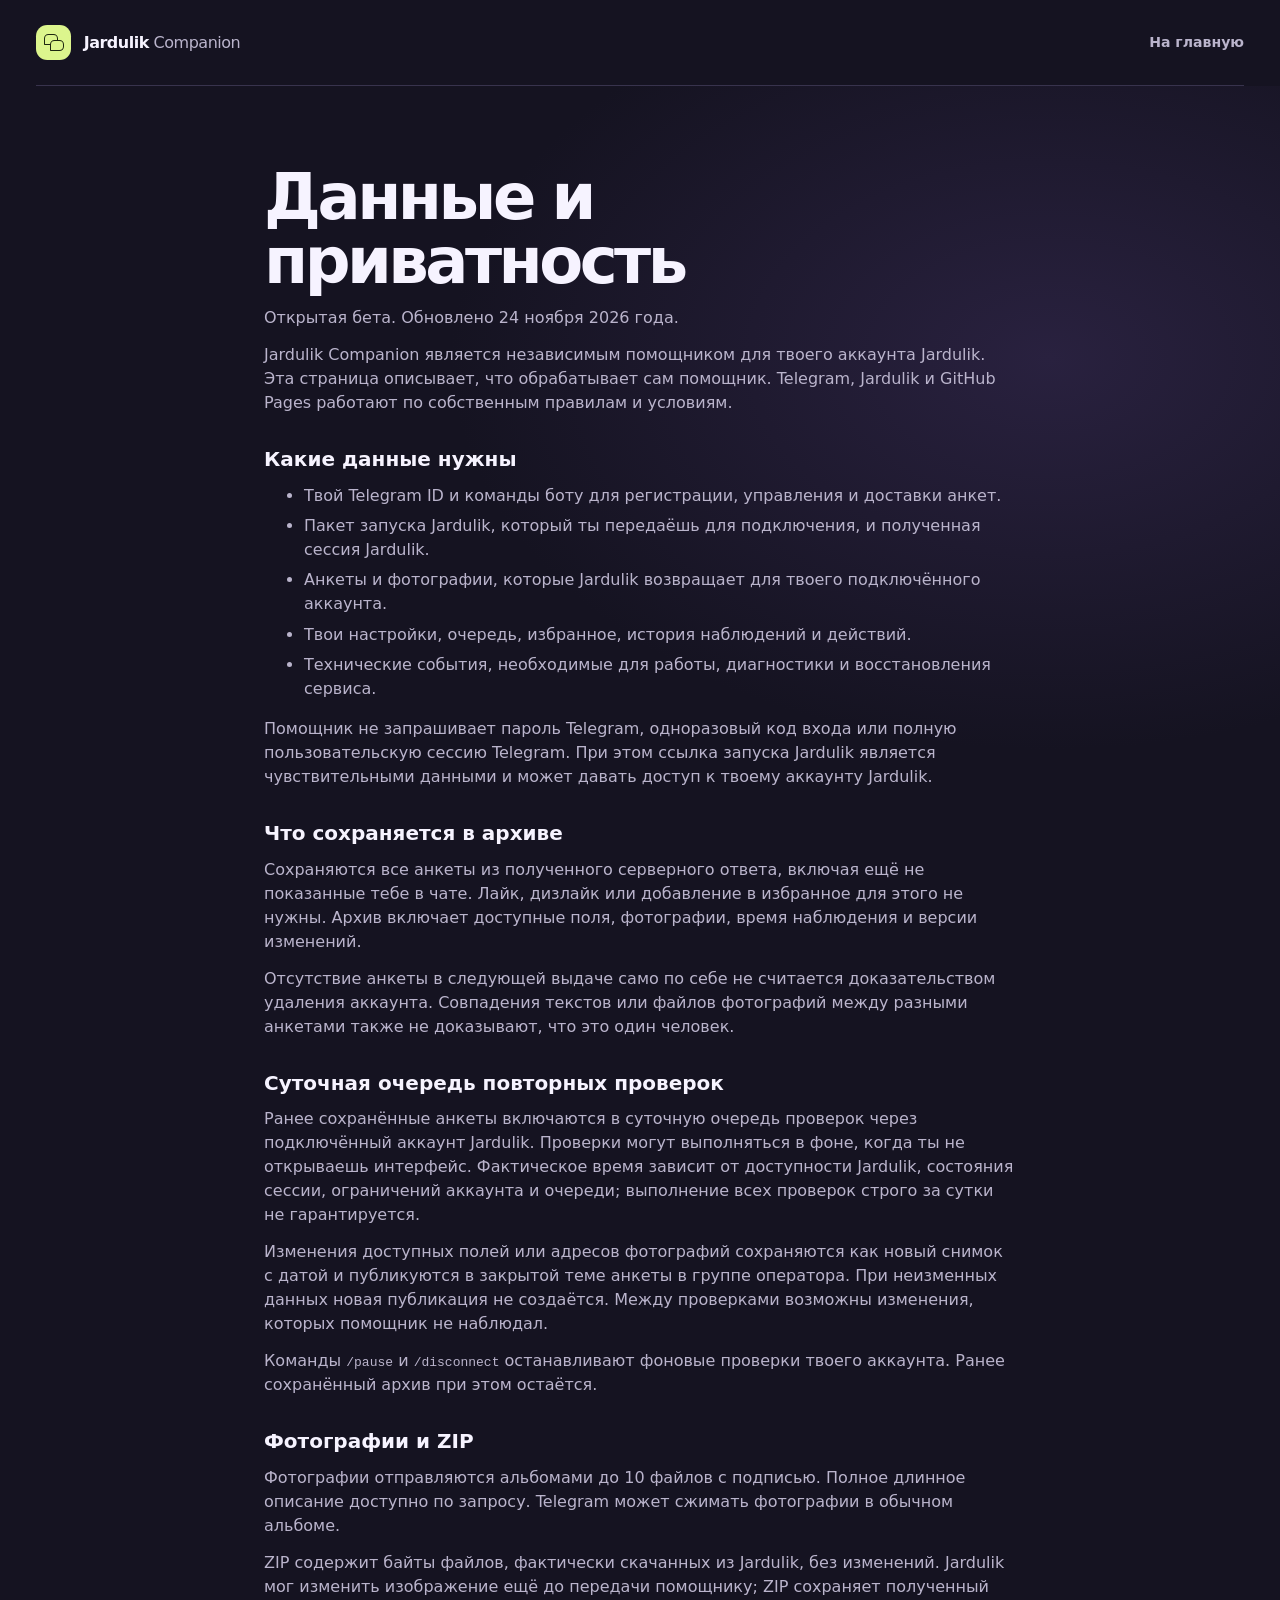
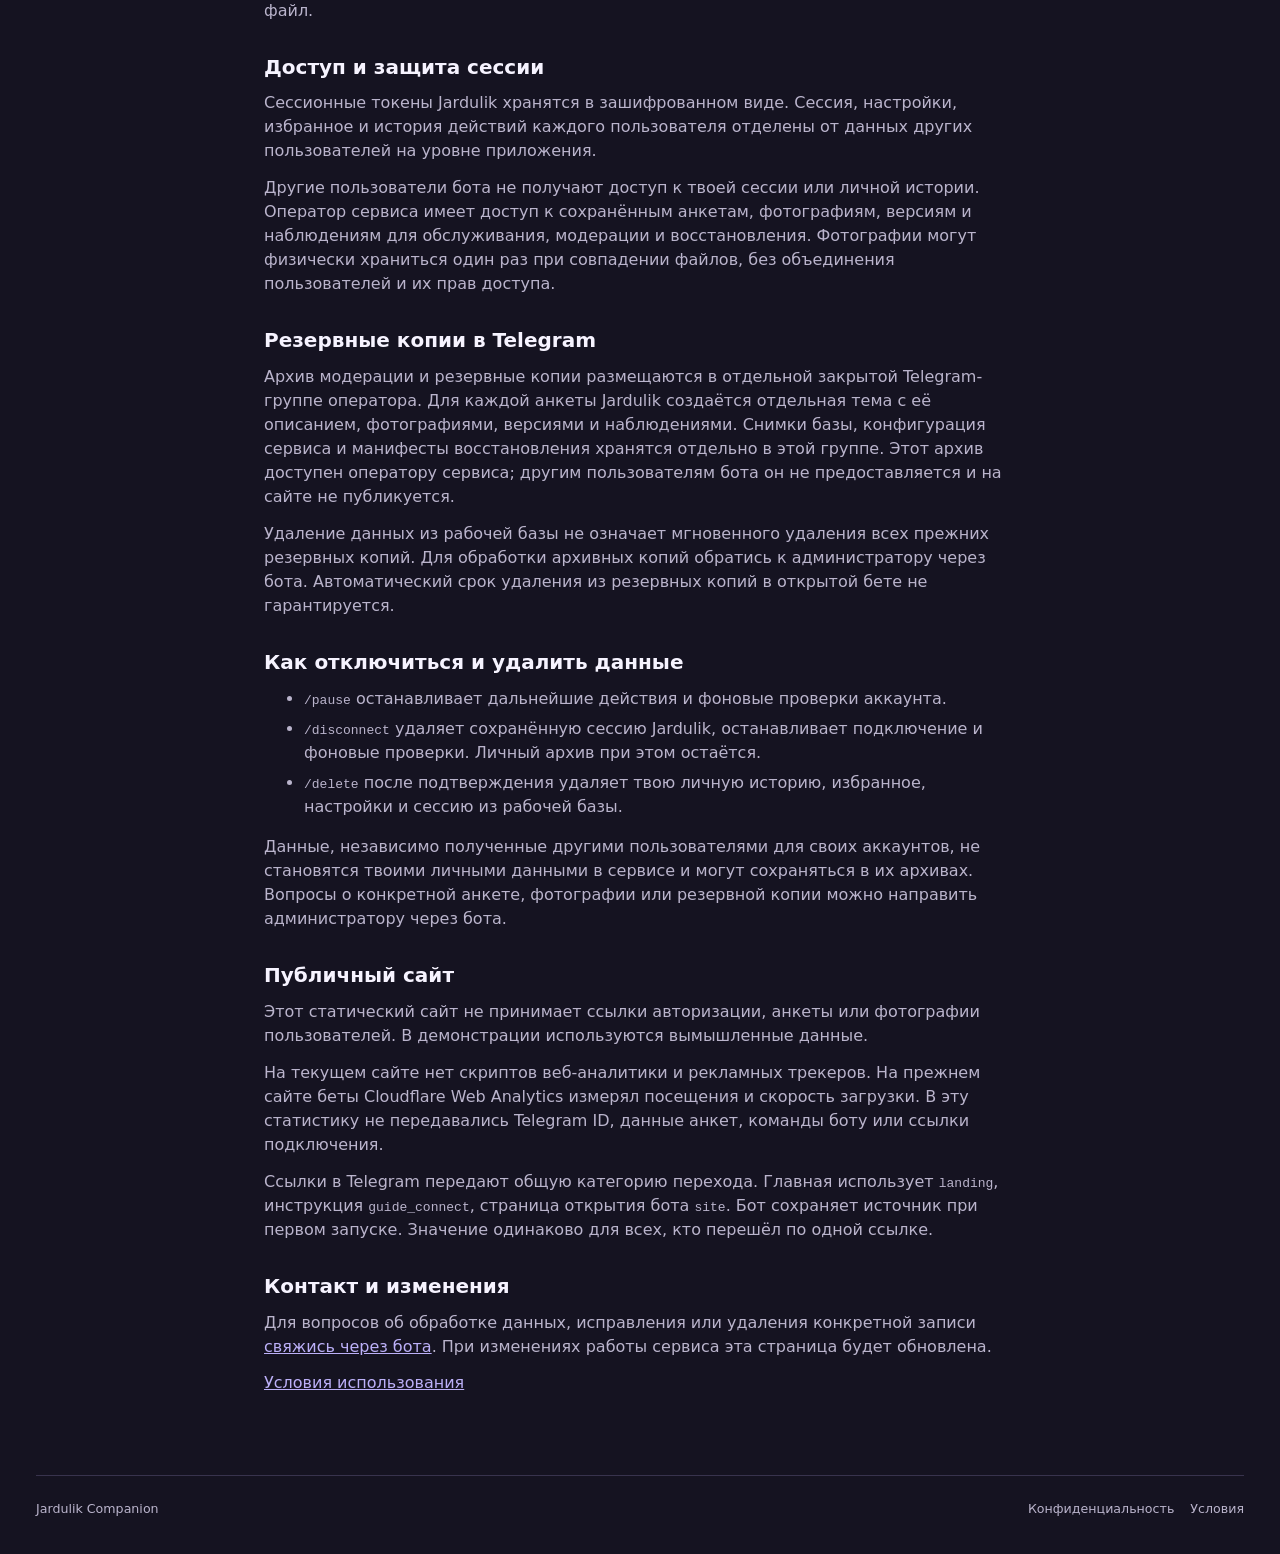
<file: internal/companion/web/privacy.html>
<!doctype html>
<html lang="ru">
<head>
  <meta charset="utf-8">
  <meta name="viewport" content="width=device-width, initial-scale=1">
  <meta name="description" content="Какие данные обрабатывает Jardulik Companion и как отключить аккаунт или удалить историю.">
  <link rel="canonical" href="https://kostia7alania.ru/jardulik-companion/privacy.html">
  <link rel="icon" type="image/svg+xml" href="./icon.svg">
  <meta name="theme-color" content="#151321">
  <title>Данные и приватность | Jardulik Companion</title>
  <link rel="stylesheet" href="./styles.css">
</head>
<body>
  <a class="skip-link" href="#main">К содержанию</a>
  <header class="site-header shell">
    <a class="brand" href="./" aria-label="Jardulik Companion, главная">
      <span class="brand-mark" aria-hidden="true"><span></span><span></span></span>
      <span>Jardulik<span class="brand-secondary"> Companion</span></span>
    </a>
    <nav aria-label="Навигация">
      <a href="./">На главную</a>
    </nav>
  </header>
  <main id="main" tabindex="-1">
    <article class="shell legal">
      <div class="document-header">
      <h1 id="content" tabindex="-1">Данные и приватность</h1>
      <p>Открытая бета. Обновлено 24 ноября 2026 года.</p>
      </div>
      <p>Jardulik Companion является независимым помощником для твоего аккаунта Jardulik. Эта страница описывает, что обрабатывает сам помощник. Telegram, Jardulik и GitHub Pages работают по собственным правилам и условиям.</p>
      <h2>Какие данные нужны</h2>
      <ul>
      <li>Твой Telegram ID и команды боту для регистрации, управления и доставки анкет.</li>
      <li>Пакет запуска Jardulik, который ты передаёшь для подключения, и полученная сессия Jardulik.</li>
      <li>Анкеты и фотографии, которые Jardulik возвращает для твоего подключённого аккаунта.</li>
      <li>Твои настройки, очередь, избранное, история наблюдений и действий.</li>
      <li>Технические события, необходимые для работы, диагностики и восстановления сервиса.</li>
      </ul>
      <p>Помощник не запрашивает пароль Telegram, одноразовый код входа или полную пользовательскую сессию Telegram. При этом ссылка запуска Jardulik является чувствительными данными и может давать доступ к твоему аккаунту Jardulik.</p>
      <h2>Что сохраняется в архиве</h2>
      <p>Сохраняются все анкеты из полученного серверного ответа, включая ещё не показанные тебе в чате. Лайк, дизлайк или добавление в избранное для этого не нужны. Архив включает доступные поля, фотографии, время наблюдения и версии изменений.</p>
      <p>Отсутствие анкеты в следующей выдаче само по себе не считается доказательством удаления аккаунта. Совпадения текстов или файлов фотографий между разными анкетами также не доказывают, что это один человек.</p>
      <h2>Суточная очередь повторных проверок</h2>
      <p>Ранее сохранённые анкеты включаются в суточную очередь проверок через подключённый аккаунт Jardulik. Проверки могут выполняться в фоне, когда ты не открываешь интерфейс. Фактическое время зависит от доступности Jardulik, состояния сессии, ограничений аккаунта и очереди; выполнение всех проверок строго за сутки не гарантируется.</p>
      <p>Изменения доступных полей или адресов фотографий сохраняются как новый снимок с датой и публикуются в закрытой теме анкеты в группе оператора. При неизменных данных новая публикация не создаётся. Между проверками возможны изменения, которых помощник не наблюдал.</p>
      <p>Команды <code>/pause</code> и <code>/disconnect</code> останавливают фоновые проверки твоего аккаунта. Ранее сохранённый архив при этом остаётся.</p>
      <h2>Фотографии и ZIP</h2>
      <p>Фотографии отправляются альбомами до 10 файлов с подписью. Полное длинное описание доступно по запросу. Telegram может сжимать фотографии в обычном альбоме.</p>
      <p>ZIP содержит байты файлов, фактически скачанных из Jardulik, без изменений. Jardulik мог изменить изображение ещё до передачи помощнику; ZIP сохраняет полученный файл.</p>
      <h2>Доступ и защита сессии</h2>
      <p>Сессионные токены Jardulik хранятся в зашифрованном виде. Сессия, настройки, избранное и история действий каждого пользователя отделены от данных других пользователей на уровне приложения.</p>
      <p>Другие пользователи бота не получают доступ к твоей сессии или личной истории. Оператор сервиса имеет доступ к сохранённым анкетам, фотографиям, версиям и наблюдениям для обслуживания, модерации и восстановления. Фотографии могут физически храниться один раз при совпадении файлов, без объединения пользователей и их прав доступа.</p>
      <h2>Резервные копии в Telegram</h2>
      <p>Архив модерации и резервные копии размещаются в отдельной закрытой Telegram-группе оператора. Для каждой анкеты Jardulik создаётся отдельная тема с её описанием, фотографиями, версиями и наблюдениями. Снимки базы, конфигурация сервиса и манифесты восстановления хранятся отдельно в этой группе. Этот архив доступен оператору сервиса; другим пользователям бота он не предоставляется и на сайте не публикуется.</p>
      <p>Удаление данных из рабочей базы не означает мгновенного удаления всех прежних резервных копий. Для обработки архивных копий обратись к администратору через бота. Автоматический срок удаления из резервных копий в открытой бете не гарантируется.</p>
      <h2>Как отключиться и удалить данные</h2>
      <ul>
      <li><code>/pause</code> останавливает дальнейшие действия и фоновые проверки аккаунта.</li>
      <li><code>/disconnect</code> удаляет сохранённую сессию Jardulik, останавливает подключение и фоновые проверки. Личный архив при этом остаётся.</li>
      <li><code>/delete</code> после подтверждения удаляет твою личную историю, избранное, настройки и сессию из рабочей базы.</li>
      </ul>
      <p>Данные, независимо полученные другими пользователями для своих аккаунтов, не становятся твоими личными данными в сервисе и могут сохраняться в их архивах. Вопросы о конкретной анкете, фотографии или резервной копии можно направить администратору через бота.</p>
      <h2>Публичный сайт</h2>
      <p>Этот статический сайт не принимает ссылки авторизации, анкеты или фотографии пользователей. В демонстрации используются вымышленные данные.</p>
      <p>На текущем сайте нет скриптов веб-аналитики и рекламных трекеров. На прежнем сайте беты Cloudflare Web Analytics измерял посещения и скорость загрузки. В эту статистику не передавались Telegram ID, данные анкет, команды боту или ссылки подключения.</p>
      <p>Ссылки в Telegram передают общую категорию перехода. Главная использует <code>landing</code>, инструкция <code>guide_connect</code>, страница открытия бота <code>site</code>. Бот сохраняет источник при первом запуске. Значение одинаково для всех, кто перешёл по одной ссылке.</p>
      <h2>Контакт и изменения</h2>
      <p>Для вопросов об обработке данных, исправления или удаления конкретной записи <a href="./bot.html">свяжись через бота</a>. При изменениях работы сервиса эта страница будет обновлена.</p>
      <p><a href="terms.html">Условия использования</a>
      </p>
    </article>
  </main>
  <footer class="site-footer shell">
    <span>Jardulik Companion</span>
    <nav aria-label="Информация о проекте">
      <a href="./privacy.html" aria-current="page">Конфиденциальность</a>
      <a href="./terms.html">Условия</a>
    </nav>
  </footer>
</body>
</html>
</file>
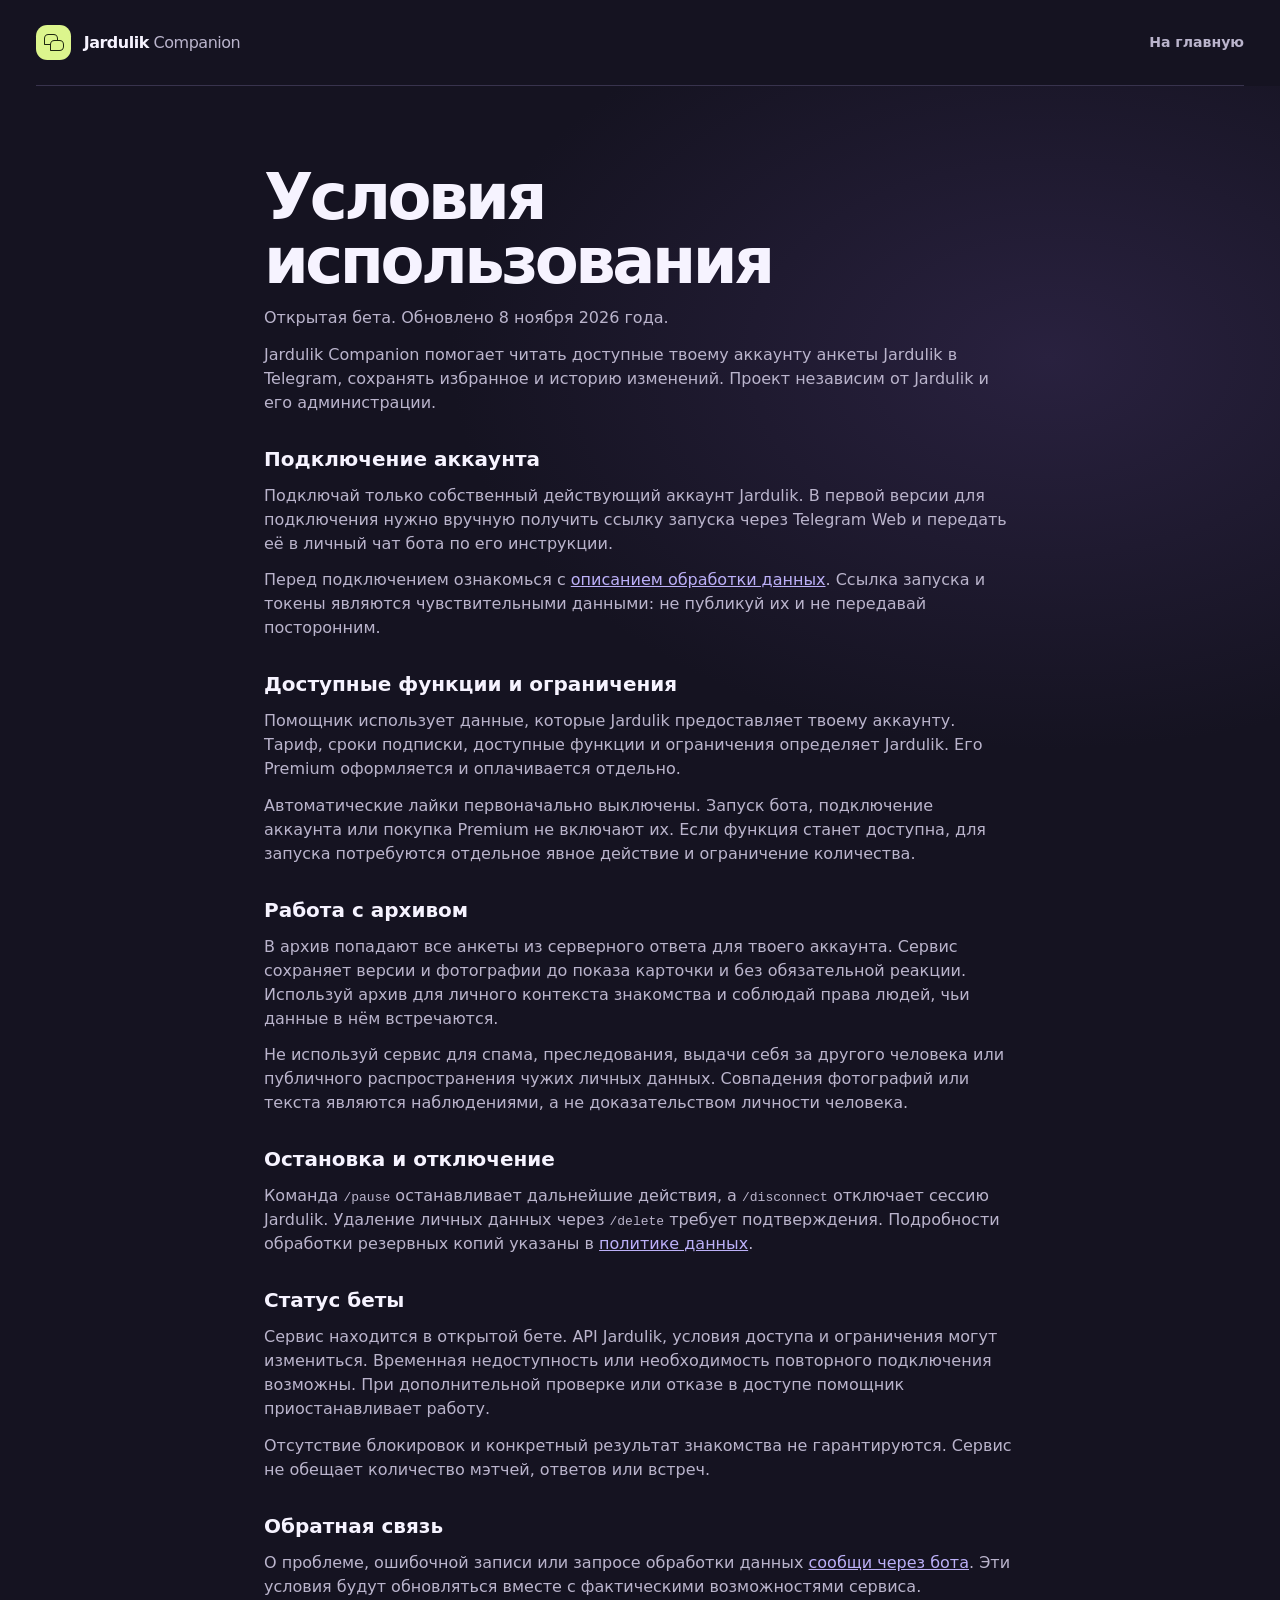
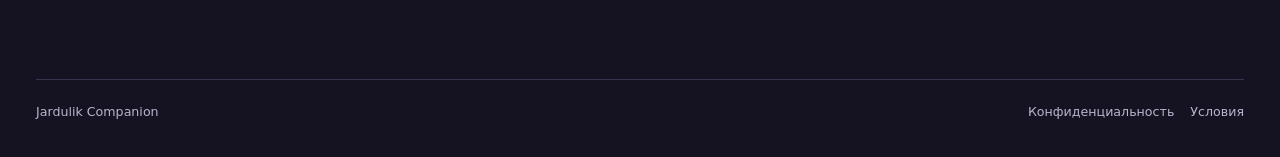
<file: internal/companion/web/terms.html>
<!doctype html>
<html lang="ru">
<head>
  <meta charset="utf-8">
  <meta name="viewport" content="width=device-width, initial-scale=1">
  <meta name="description" content="Условия использования независимого Telegram-помощника Jardulik Companion.">
  <link rel="canonical" href="https://kostia7alania.ru/jardulik-companion/terms.html">
  <link rel="icon" type="image/svg+xml" href="./icon.svg">
  <meta name="theme-color" content="#151321">
  <title>Условия использования | Jardulik Companion</title>
  <link rel="stylesheet" href="./styles.css">
</head>
<body>
  <a class="skip-link" href="#main">К содержанию</a>
  <header class="site-header shell">
    <a class="brand" href="./" aria-label="Jardulik Companion, главная">
      <span class="brand-mark" aria-hidden="true"><span></span><span></span></span>
      <span>Jardulik<span class="brand-secondary"> Companion</span></span>
    </a>
    <nav aria-label="Навигация">
      <a href="./">На главную</a>
    </nav>
  </header>
  <main id="main" tabindex="-1">
    <article class="shell legal">
      <div class="document-header">
      <h1 id="content" tabindex="-1">Условия использования</h1>
      <p>Открытая бета. Обновлено 8 ноября 2026 года.</p>
      </div>
      <p>Jardulik Companion помогает читать доступные твоему аккаунту анкеты Jardulik в Telegram, сохранять избранное и историю изменений. Проект независим от Jardulik и его администрации.</p>
      <h2>Подключение аккаунта</h2>
      <p>Подключай только собственный действующий аккаунт Jardulik. В первой версии для подключения нужно вручную получить ссылку запуска через Telegram Web и передать её в личный чат бота по его инструкции.</p>
      <p>Перед подключением ознакомься с <a href="privacy.html">описанием обработки данных</a>. Ссылка запуска и токены являются чувствительными данными: не публикуй их и не передавай посторонним.</p>
      <h2>Доступные функции и ограничения</h2>
      <p>Помощник использует данные, которые Jardulik предоставляет твоему аккаунту. Тариф, сроки подписки, доступные функции и ограничения определяет Jardulik. Его Premium оформляется и оплачивается отдельно.</p>
      <p>Автоматические лайки первоначально выключены. Запуск бота, подключение аккаунта или покупка Premium не включают их. Если функция станет доступна, для запуска потребуются отдельное явное действие и ограничение количества.</p>
      <h2>Работа с архивом</h2>
      <p>В архив попадают все анкеты из серверного ответа для твоего аккаунта. Сервис сохраняет версии и фотографии до показа карточки и без обязательной реакции. Используй архив для личного контекста знакомства и соблюдай права людей, чьи данные в нём встречаются.</p>
      <p>Не используй сервис для спама, преследования, выдачи себя за другого человека или публичного распространения чужих личных данных. Совпадения фотографий или текста являются наблюдениями, а не доказательством личности человека.</p>
      <h2>Остановка и отключение</h2>
      <p>Команда <code>/pause</code> останавливает дальнейшие действия, а <code>/disconnect</code> отключает сессию Jardulik. Удаление личных данных через <code>/delete</code> требует подтверждения. Подробности обработки резервных копий указаны в <a href="privacy.html">политике данных</a>.</p>
      <h2>Статус беты</h2>
      <p>Сервис находится в открытой бете. API Jardulik, условия доступа и ограничения могут измениться. Временная недоступность или необходимость повторного подключения возможны. При дополнительной проверке или отказе в доступе помощник приостанавливает работу.</p>
      <p>Отсутствие блокировок и конкретный результат знакомства не гарантируются. Сервис не обещает количество мэтчей, ответов или встреч.</p>
      <h2>Обратная связь</h2>
      <p>О проблеме, ошибочной записи или запросе обработки данных <a href="./bot.html">сообщи через бота</a>. Эти условия будут обновляться вместе с фактическими возможностями сервиса.</p>
    </article>
  </main>
  <footer class="site-footer shell">
    <span>Jardulik Companion</span>
    <nav aria-label="Информация о проекте">
      <a href="./privacy.html">Конфиденциальность</a>
      <a href="./terms.html" aria-current="page">Условия</a>
    </nav>
  </footer>
</body>
</html>
</file>
<file: internal/companion/web/styles.css>
:root {
  color-scheme: dark;
  --canvas: #151321;
  --panel: #201d30;
  --raised: #29253c;
  --border: #38334d;
  --text: #f6f3ff;
  --muted: #bab4cc;
  --lime: #dcf58d;
  --orchid: #bcb0f8;
  --ink: #1d2610;
  font-family: system-ui, -apple-system, "Segoe UI", sans-serif;
  line-height: 1.5;
  background: var(--canvas);
  color: var(--text);
}

*, *::before, *::after { box-sizing: border-box; }
body { margin: 0; }
h1, h2, h3, p, dl, dd { margin: 0; }
a { color: inherit; text-decoration: none; }
button { color: inherit; font: inherit; }
button:not(:disabled) { cursor: pointer; }
[hidden] { display: none !important; }
:focus-visible { outline: 2px solid var(--lime); outline-offset: 4px; }
::selection { background: var(--orchid); color: var(--canvas); }
.shell { width: min(calc(100% - 3rem), 75.5rem); margin-inline: auto; }
.visually-hidden {
  position: absolute;
  width: 1px;
  height: 1px;
  padding: 0;
  margin: -1px;
  overflow: hidden;
  clip-path: inset(50%);
  white-space: nowrap;
}
.skip-link {
  position: fixed;
  z-index: 1;
  inset: .5rem auto auto .5rem;
  transform: translateY(-150%);
  background: var(--lime);
  color: var(--ink);
  padding: .75rem 1rem;
  border-radius: .4rem;
}
.skip-link:focus { transform: translateY(0); }

.site-header {
  min-height: 5.4rem;
  display: flex;
  justify-content: space-between;
  align-items: center;
  gap: 1rem;
  border-bottom: 1px solid var(--border);
}
.brand { display: inline-flex; align-items: center; gap: .78rem; font-weight: 760; letter-spacing: -.03em; }
.brand-secondary { color: var(--muted); font-weight: 530; }
.brand-mark {
  position: relative;
  flex: none;
  width: 2.2rem;
  aspect-ratio: 1;
  border-radius: .7rem;
  background: var(--lime);
}
.brand-mark span {
  position: absolute;
  width: .9rem;
  height: .68rem;
  border: 1.5px solid var(--ink);
  border-radius: .28rem .28rem .28rem .04rem;
}
.brand-mark span:first-child { top: .55rem; left: .48rem; }
.brand-mark span:last-child { top: .92rem; left: .86rem; background: var(--lime); }
.site-header nav { display: flex; align-items: center; gap: clamp(1rem, 3vw, 2.5rem); font-size: .88rem; }
.site-header nav a { color: var(--muted); font-weight: 550; }
.site-header nav a:hover, .site-footer a:hover { color: var(--text); }
.site-header nav .source-link { color: var(--text); }
.source-link span, .text-link span { color: var(--orchid); padding-inline-start: .22rem; }

main {
  background: radial-gradient(ellipse 52rem 34rem at 82% 17rem, #29213f 0%, transparent 72%);
}
.hero {
  display: grid;
  align-items: center;
  grid-template-columns: minmax(0, .89fr) minmax(0, 1.11fr);
  gap: clamp(2rem, 4.2vw, 4.5rem);
  padding-block: clamp(4rem, 8vw, 7rem);
}
.hero-copy { padding-bottom: .5rem; }
.product-kind {
  display: flex;
  align-items: center;
  gap: .5rem;
  margin-bottom: 1.45rem;
  color: var(--orchid);
  font-size: .86rem;
  font-weight: 640;
}
.product-kind span, .demo-label span {
  width: .46rem;
  height: .46rem;
  flex: none;
  border-radius: 50%;
  background: currentColor;
}
h1 {
  font-size: clamp(3rem, 6vw, 5.65rem);
  line-height: .99;
  font-weight: 760;
  letter-spacing: -.052em;
}
.lead {
  margin-top: 1.75rem;
  max-width: 28rem;
  font-size: clamp(1.07rem, 1.65vw, 1.28rem);
  color: var(--muted);
}
.hero-actions { display: flex; flex-wrap: wrap; gap: .7rem; margin-top: 2rem; }
.button {
  display: inline-flex;
  align-items: center;
  justify-content: center;
  gap: .65rem;
  min-height: 3.25rem;
  padding-inline: 1.05rem;
  border: 1px solid var(--border);
  border-radius: .7rem;
  font-weight: 690;
  font-size: .89rem;
}
.button-primary { border-color: var(--lime); color: var(--ink); background: var(--lime); }
.button-primary:hover { background: #ecffad; }
.button-secondary { background: var(--panel); }
.button-secondary:hover { border-color: var(--orchid); }

.demo-wrap {
  min-width: 0;
  padding: .42rem;
  border: 1px solid #47405d;
  border-radius: 1.68rem;
  background: #2d2740;
  box-shadow: 0 2rem 5rem #0c091c60;
  scroll-margin-top: 1.8rem;
}
.demo {
  min-height: 28rem;
  padding: clamp(1rem, 2.25vw, 2rem);
  border: 1px solid #514865;
  border-radius: 1.28rem;
  background: var(--panel);
}
.demo-top { display: flex; justify-content: space-between; align-items: center; gap: .75rem; margin-bottom: 1.3rem; }
.demo-product { color: var(--orchid); font-size: .72rem; font-weight: 700; }
.demo-top h2 { margin-top: .18rem; font-size: clamp(1.22rem, 2.2vw, 1.8rem); line-height: 1.15; letter-spacing: -.035em; }
.demo-label {
  display: inline-flex;
  align-items: center;
  gap: .37rem;
  flex: none;
  padding: .27rem .54rem;
  border: 1px solid #606454;
  border-radius: .4rem;
  color: var(--lime);
  background: #292d2c;
  font-size: .72rem;
  font-weight: 640;
}
.demo-label span { width: .34rem; height: .34rem; }
.demo-tabs {
  display: flex;
  flex-wrap: wrap;
  gap: .18rem .8rem;
  border-bottom: 1px solid var(--border);
}
.demo-tab {
  min-height: 2.65rem;
  padding: 0 .23rem;
  border: 0;
  border-bottom: 2px solid transparent;
  background: transparent;
  color: var(--muted);
  font-size: .78rem;
  font-weight: 620;
}
.demo-tab:hover:not(:disabled) { color: var(--text); }
.demo-tab[aria-selected="true"] { color: var(--lime); border-bottom-color: var(--lime); }
.demo-tab:disabled { filter: saturate(.55); opacity: .7; }
#demo-panel { outline-offset: .35rem; }
.demo-metrics {
  display: grid;
  grid-template-columns: repeat(3, minmax(0, 1fr));
  gap: .5rem;
  margin-block: 1rem 1.15rem;
}
.metric {
  display: flex;
  flex-direction: column-reverse;
  justify-content: flex-end;
  gap: .3rem;
  min-width: 0;
  min-height: 4.85rem;
  padding: .7rem .75rem;
  border: 1px solid var(--border);
  border-radius: .64rem;
  background: var(--raised);
}
.metric dt { font-size: .7rem; color: var(--muted); overflow-wrap: anywhere; }
.metric dd { font-size: clamp(1.4rem, 2.7vw, 1.95rem); font-weight: 750; line-height: 1; letter-spacing: -.04em; font-variant-numeric: tabular-nums; }
.metric:first-child dd { color: var(--lime); }
.demo-list-heading { display: flex; justify-content: space-between; align-items: baseline; gap: .5rem; margin-bottom: .3rem; }
.demo-list-heading h3 { font-size: .88rem; font-weight: 720; }
.demo-column-label { color: var(--muted); font-size: .67rem; }
.demo-list { margin: 0; padding: 0; list-style: none; }
.demo-list li {
  display: grid;
  grid-template-columns: 1.85rem minmax(0, 1fr) auto;
  gap: .58rem;
  align-items: center;
  min-height: 3.45rem;
  padding-block: .5rem;
  border-bottom: 1px solid var(--border);
}
.row-icon {
  display: grid;
  place-items: center;
  width: 1.85rem;
  height: 1.85rem;
  border-radius: .42rem;
  background: #352e4d;
  color: var(--orchid);
  font-size: .94rem;
  font-family: system-ui, sans-serif;
}
.row-icon-done { background: #303832; color: var(--lime); }
.row-icon-wait { background: #3a302e; color: #f6c5a0; }
.row-copy { display: grid; line-height: 1.28; gap: .15rem; }
.row-copy strong { font-size: .79rem; font-weight: 680; }
.row-copy span { color: var(--muted); font-size: .68rem; }
.row-status {
  max-width: 100%;
  padding: .23rem .44rem;
  border-radius: .33rem;
  background: var(--raised);
  color: var(--muted);
  font-size: .66rem;
  letter-spacing: -.005em;
  font-weight: 660;
}
.row-status[data-tone="done"] { background: #303832; color: var(--lime); }
.row-status[data-tone="score"] { background: #352e4d; color: #d8ceff; }
.row-status[data-tone="wait"] { background: #3a302e; color: #f6c5a0; }
.demo-controls:not([hidden]) { display: flex; flex-wrap: wrap; gap: .45rem; margin-top: .8rem; }
.demo-controls .button { min-height: 2rem; padding: .35rem .6rem; font-size: .72rem; }
.demo-controls [aria-pressed="true"] { border-color: var(--lime); color: var(--lime); }
.demo-caption, .demo-fallback { margin-top: .9rem; color: var(--muted); font-size: .68rem; }

.features { padding-block: 0 clamp(3.75rem, 7vw, 5.7rem); }
.section-title { font-size: clamp(1.95rem, 4vw, 3.3rem); line-height: 1.05; font-weight: 740; letter-spacing: -.045em; text-wrap: balance; }
.feature-grid {
  display: grid;
  grid-template-columns: repeat(3, minmax(0, 1fr));
  margin-top: 1.75rem;
  padding: 1.4rem 0;
  border-top: 1px solid var(--border);
  border-bottom: 1px solid var(--border);
}
.feature { padding-block: .45rem; padding-inline: 1.5rem; }
.feature:first-child { padding-inline-start: 0; }
.feature + .feature { border-inline-start: 1px solid var(--border); }
.feature-icon {
  display: grid;
  place-items: center;
  width: 2.25rem;
  height: 2.25rem;
  margin-bottom: 1rem;
  border-radius: .52rem;
  background: #352b49;
  color: var(--orchid);
  font-size: 1.35rem;
  font-weight: 650;
}
.feature h3, .onboard-steps h3 { font-size: 1.1rem; line-height: 1.25; font-weight: 710; letter-spacing: -.025em; }
.feature p, .onboard p, .installation p { margin-top: .58rem; color: var(--muted); font-size: .94rem; }
.feature p { max-width: 22rem; }

.onboard, .installation {
  display: grid;
  grid-template-columns: minmax(0, .8fr) minmax(0, 1fr);
  gap: clamp(1.5rem, 5.8vw, 5rem);
  padding-block: 2.7rem;
  border-top: 1px solid var(--border);
}
.onboard-heading p, .install-copy p { margin-top: .95rem; max-width: 27rem; }
.onboard-steps {
  counter-reset: step;
  display: grid;
  gap: 1.1rem;
  margin: 0;
  padding: 0;
  list-style: none;
}
.onboard-steps li {
  position: relative;
  min-height: 3.6rem;
  padding: .16rem 0 .9rem 2.75rem;
  border-bottom: 1px solid var(--border);
}
.onboard-steps li::before {
  counter-increment: step;
  content: counter(step);
  position: absolute;
  inset: .08rem auto auto 0;
  display: grid;
  place-items: center;
  width: 1.95rem;
  height: 1.95rem;
  border-radius: .46rem;
  background: var(--raised);
  color: var(--orchid);
  font-size: .8rem;
  font-weight: 740;
}
.onboard-steps p { margin-top: .35rem; }
.installation { margin-block-end: 2rem; scroll-margin-top: 1.2rem; }
.install-commands { display: grid; gap: .6rem; }
.text-link { display: inline-block; margin-top: 1rem; font-size: .88rem; font-weight: 670; color: var(--orchid); }
.text-link:hover { text-decoration: underline; }
.command {
  padding: .72rem .95rem .9rem;
  border: 1px solid var(--border);
  border-radius: .55rem;
  background: var(--panel);
}
.command-header { display: flex; justify-content: space-between; align-items: center; gap: .4rem; margin-bottom: .35rem; }
.command-header h3 { color: var(--muted); font-size: .8rem; font-weight: 670; }
.command-header button {
  min-height: 2.1rem;
  margin: -.2rem -.28rem -.2rem 0;
  padding: .15rem .5rem;
  border: 0;
  border-radius: .35rem;
  background: transparent;
  color: var(--orchid);
  font-size: .74rem;
}
.command-header button:hover { background: var(--raised); }
.command code { font-size: .8rem; overflow-wrap: anywhere; }
.installation .install-address { margin-top: .1rem; font-size: .78rem; }
.install-address code { color: var(--text); }
.faq details { border-bottom: 1px solid var(--border); }
.faq summary { padding-block: .75rem; cursor: pointer; font-weight: 650; }
.faq summary::marker { color: var(--orchid); }
.faq p { margin-top: 0; padding-bottom: .9rem; }
.faq a { color: var(--orchid); text-decoration: underline; }

.site-footer {
  display: flex;
  justify-content: space-between;
  gap: .8rem;
  padding-block: 1.45rem 2.2rem;
  border-top: 1px solid var(--border);
  color: var(--muted);
  font-size: .79rem;
}

@media (max-width: 61rem) {
  .hero { grid-template-columns: minmax(0, 1fr); max-width: 43rem; }
  .hero-copy { padding-bottom: 0; }
}
@media (max-width: 42rem) {
  .shell { width: calc(100% - 2rem); }
  .site-header { min-height: 4.4rem; gap: .5rem; }
  .brand { gap: .5rem; font-size: .88rem; }
  .brand-mark { width: 1.85rem; border-radius: .55rem; }
  .brand-mark span { width: .78rem; height: .58rem; }
  .brand-mark span:first-child { top: .43rem; left: .36rem; }
  .brand-mark span:last-child { top: .77rem; left: .68rem; }
  .site-header nav { gap: .6rem; font-size: .76rem; }
  .site-header nav .source-link { display: none; }
  .hero { padding-block: 2.75rem 3.6rem; gap: 2rem; }
  .hero-actions { margin-top: 1.35rem; }
  h1 { font-size: clamp(2.6rem, 10.9vw, 4.2rem); }
  .lead { margin-top: 1.15rem; }
  .product-kind { margin-bottom: .92rem; font-size: .78rem; }
  .demo-wrap { padding: .25rem; border-radius: 1.08rem; }
  .demo { min-height: 0; border-radius: .84rem; }
  .demo-tabs { gap: .12rem .4rem; }
  .demo-tab { font-size: .73rem; }
  .metric { padding: .64rem .54rem; min-height: 4.2rem; }
  .feature-grid, .onboard, .installation { grid-template-columns: minmax(0, 1fr); }
  .feature-grid { padding-block: 0; }
  .feature, .feature:first-child { padding: 1.2rem 0; }
  .feature + .feature { border-inline-start: 0; border-block-start: 1px solid var(--border); }
  .onboard, .installation { padding-block: 2rem; }
}
@media (max-width: 22rem) {
  .brand-secondary { display: none; }
  .demo { padding: .8rem; }
  .demo-tab { font-size: .68rem; }
}

.install-links { display: flex; flex-wrap: wrap; gap: 0 1.1rem; }
.site-footer nav { display: flex; flex-wrap: wrap; gap: .45rem 1rem; }
@media (max-width: 42rem) {
  .site-footer { flex-direction: column; }
}

.legal { max-width: 47rem; padding-block: clamp(2.5rem, 8vw, 5rem); }
.legal h1 { font-size: clamp(2rem, 6vw, 4rem); letter-spacing: -.055em; }
.legal h2 { margin-top: 2rem; font-size: 1.25rem; line-height: 1.2; }
.legal p, .legal ul, .legal ol { margin-top: .8rem; color: var(--muted); }
.legal li + li { margin-top: .4rem; }
.legal a { color: var(--orchid); text-decoration: underline; overflow-wrap: anywhere; }


#demo, #possibilities, #start, #connection, #install, #questions, #developers { scroll-margin-top: 1.5rem; }

@media (prefers-reduced-motion: no-preference) {
  html { scroll-behavior: smooth; }
}
</file>
